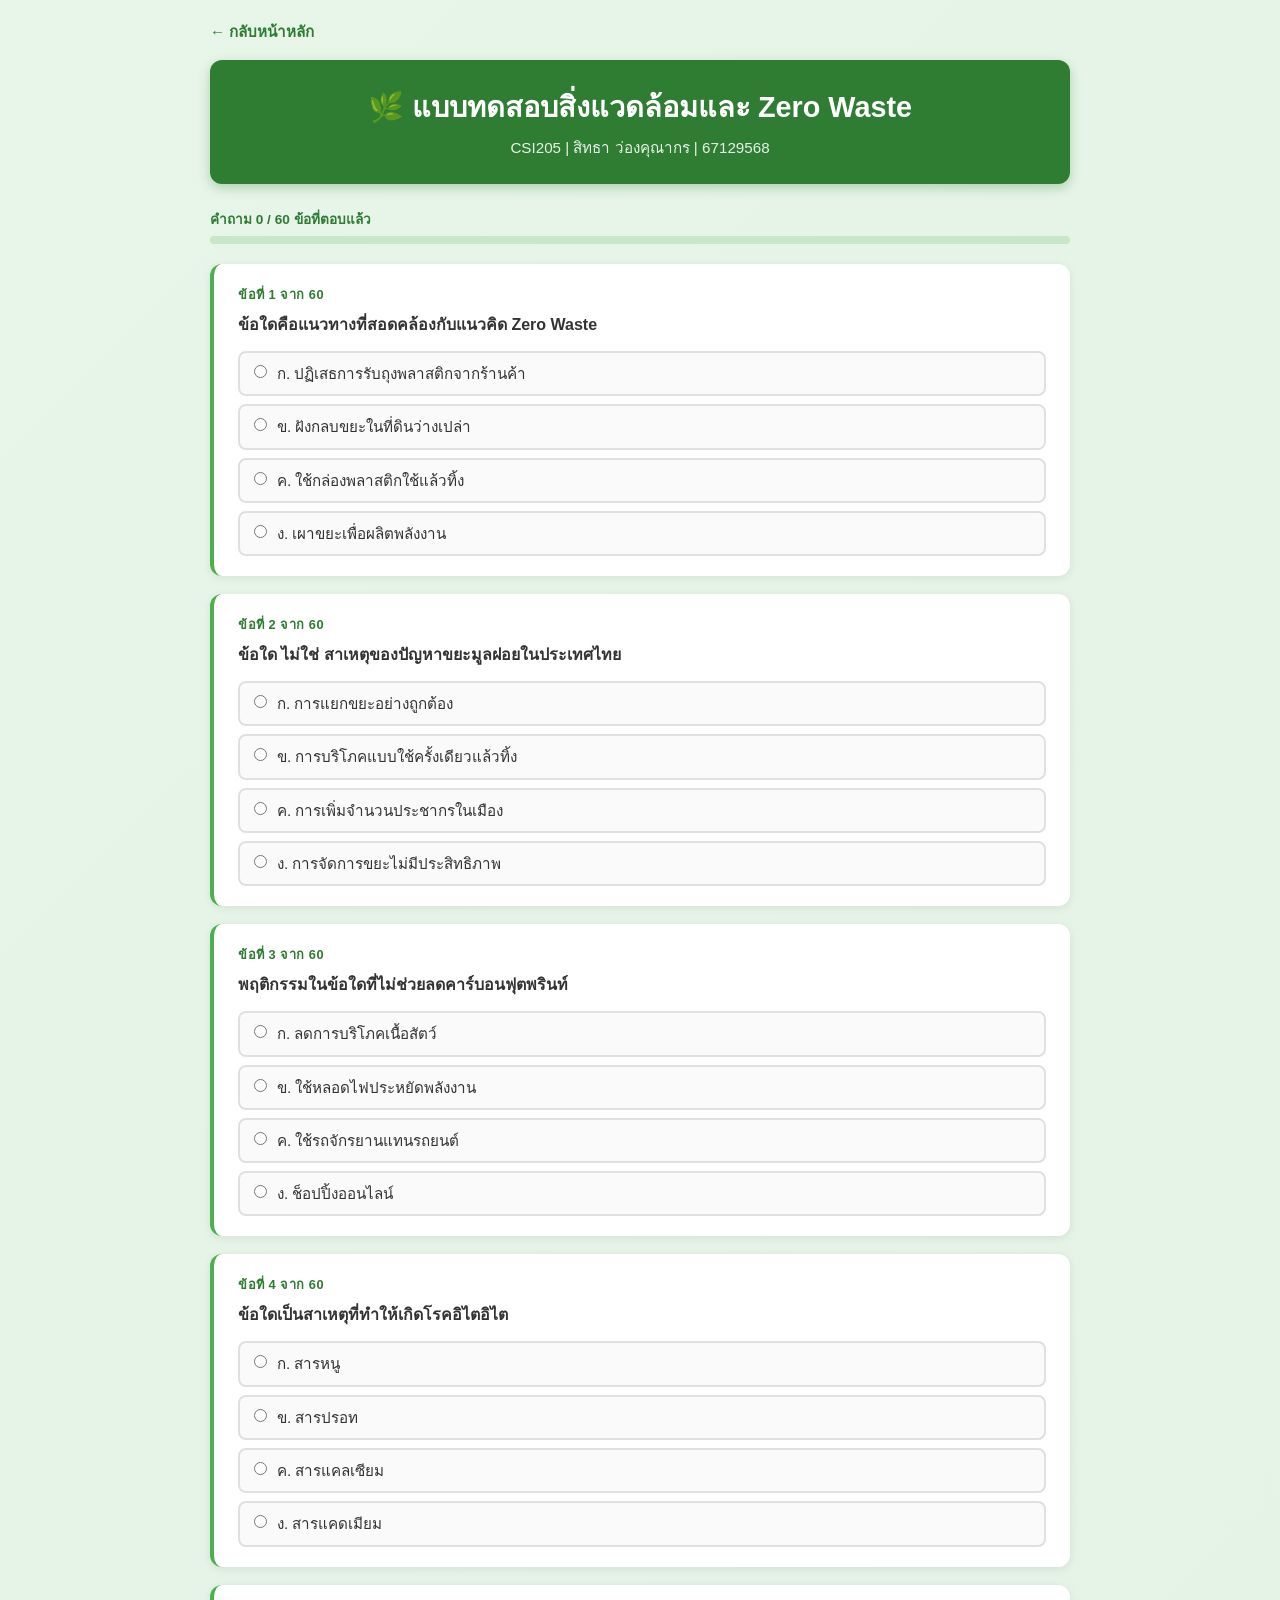
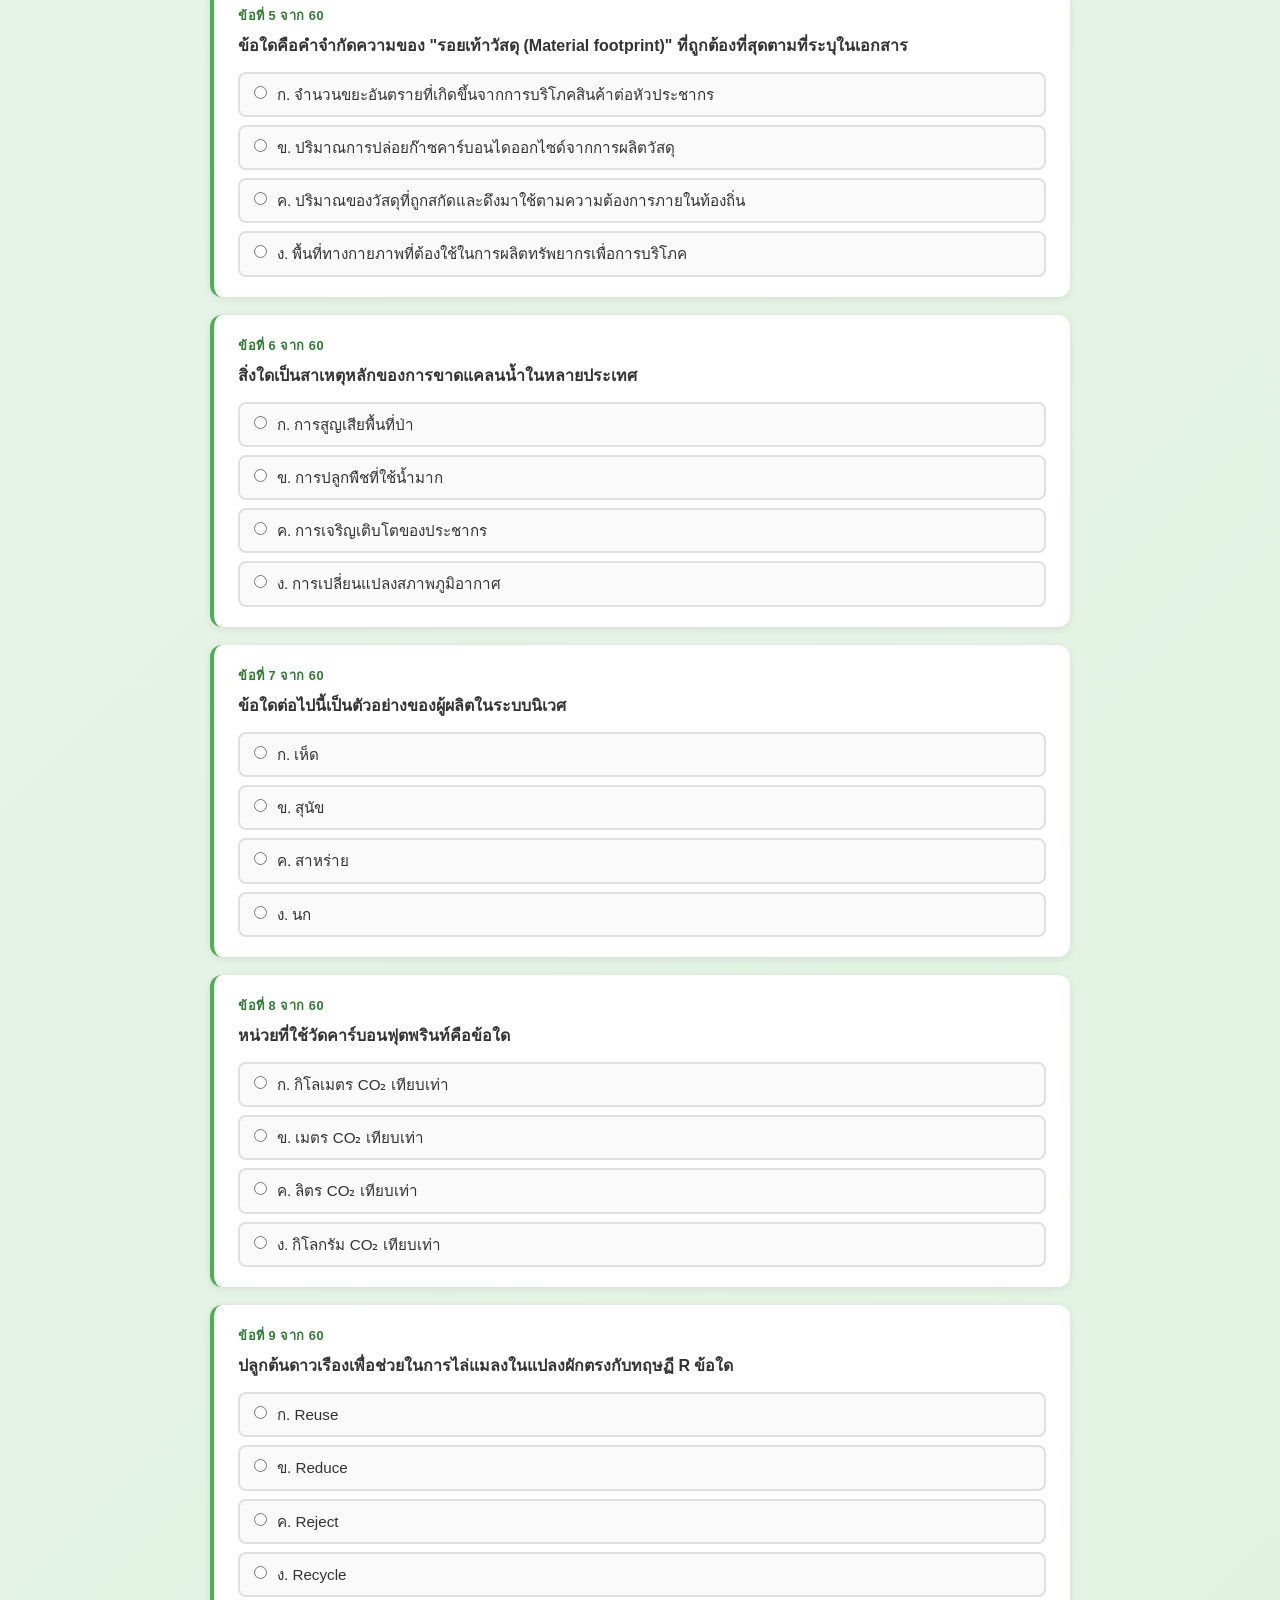
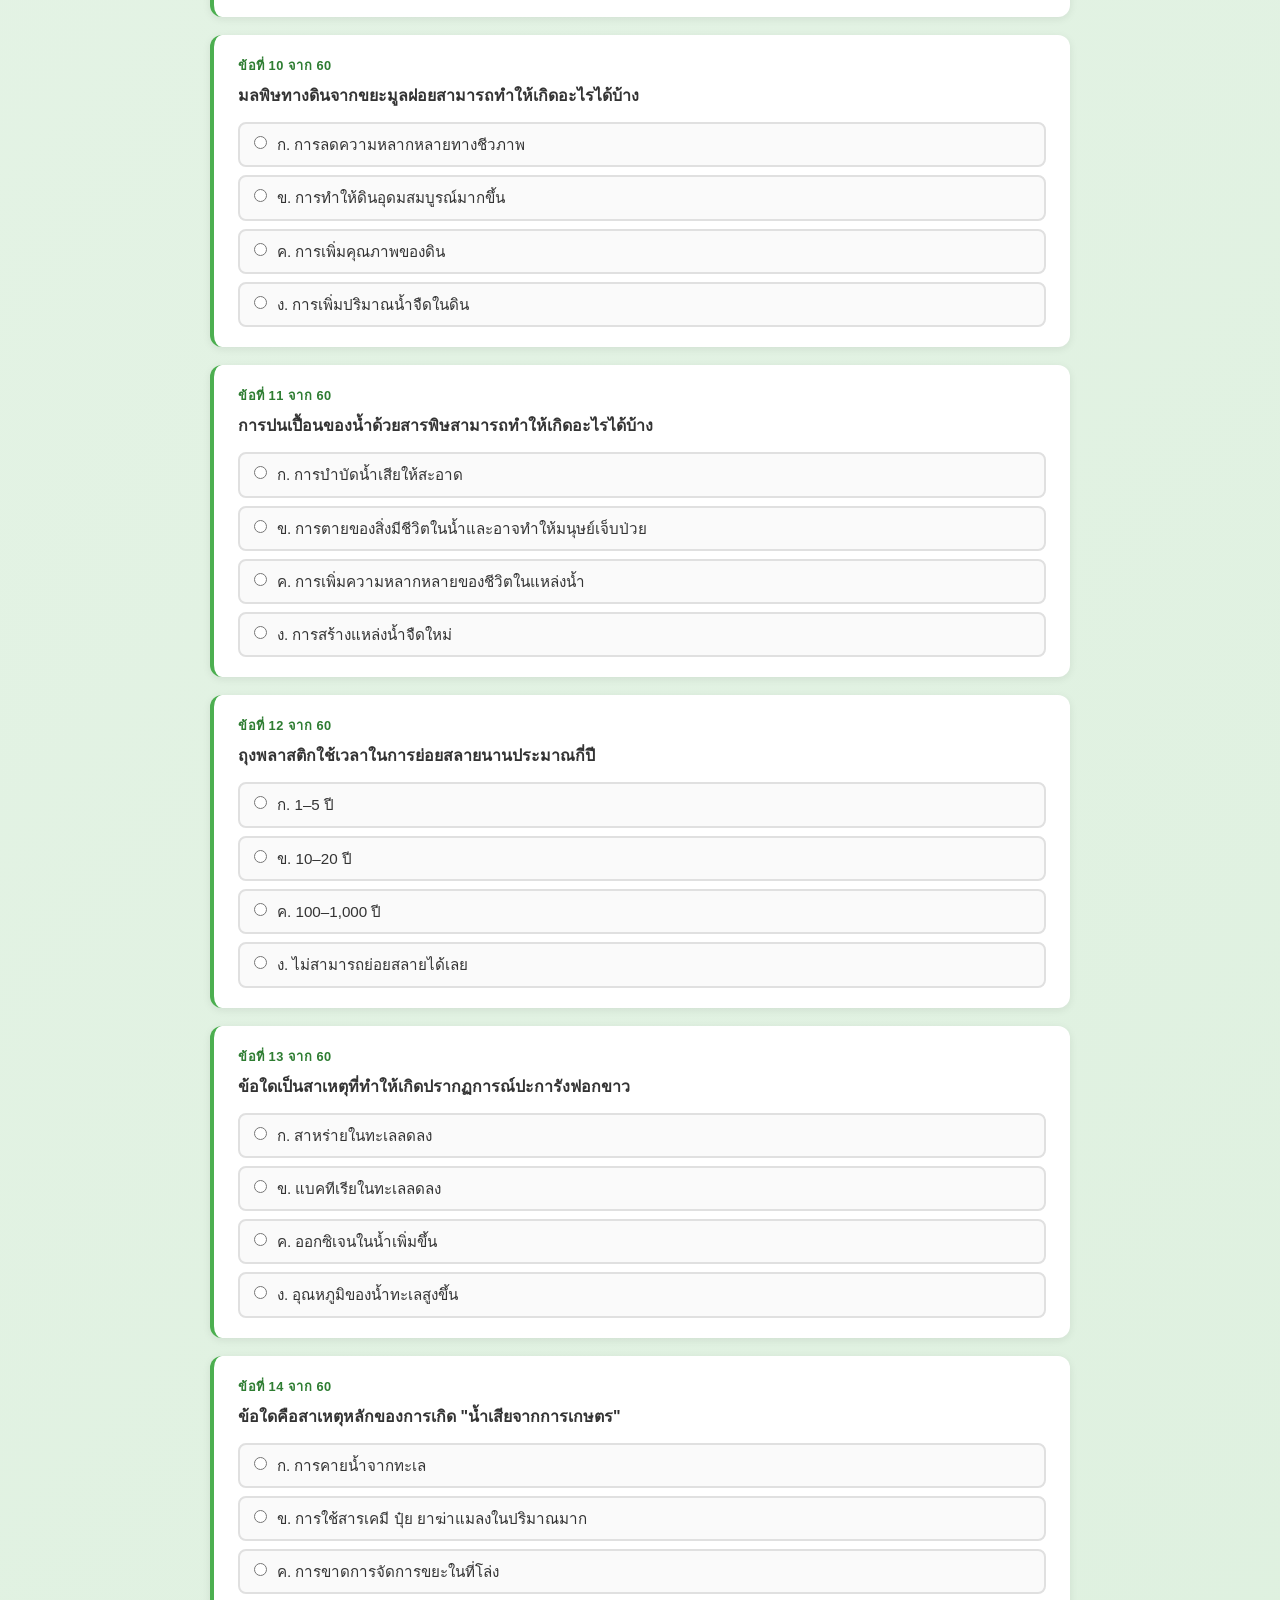
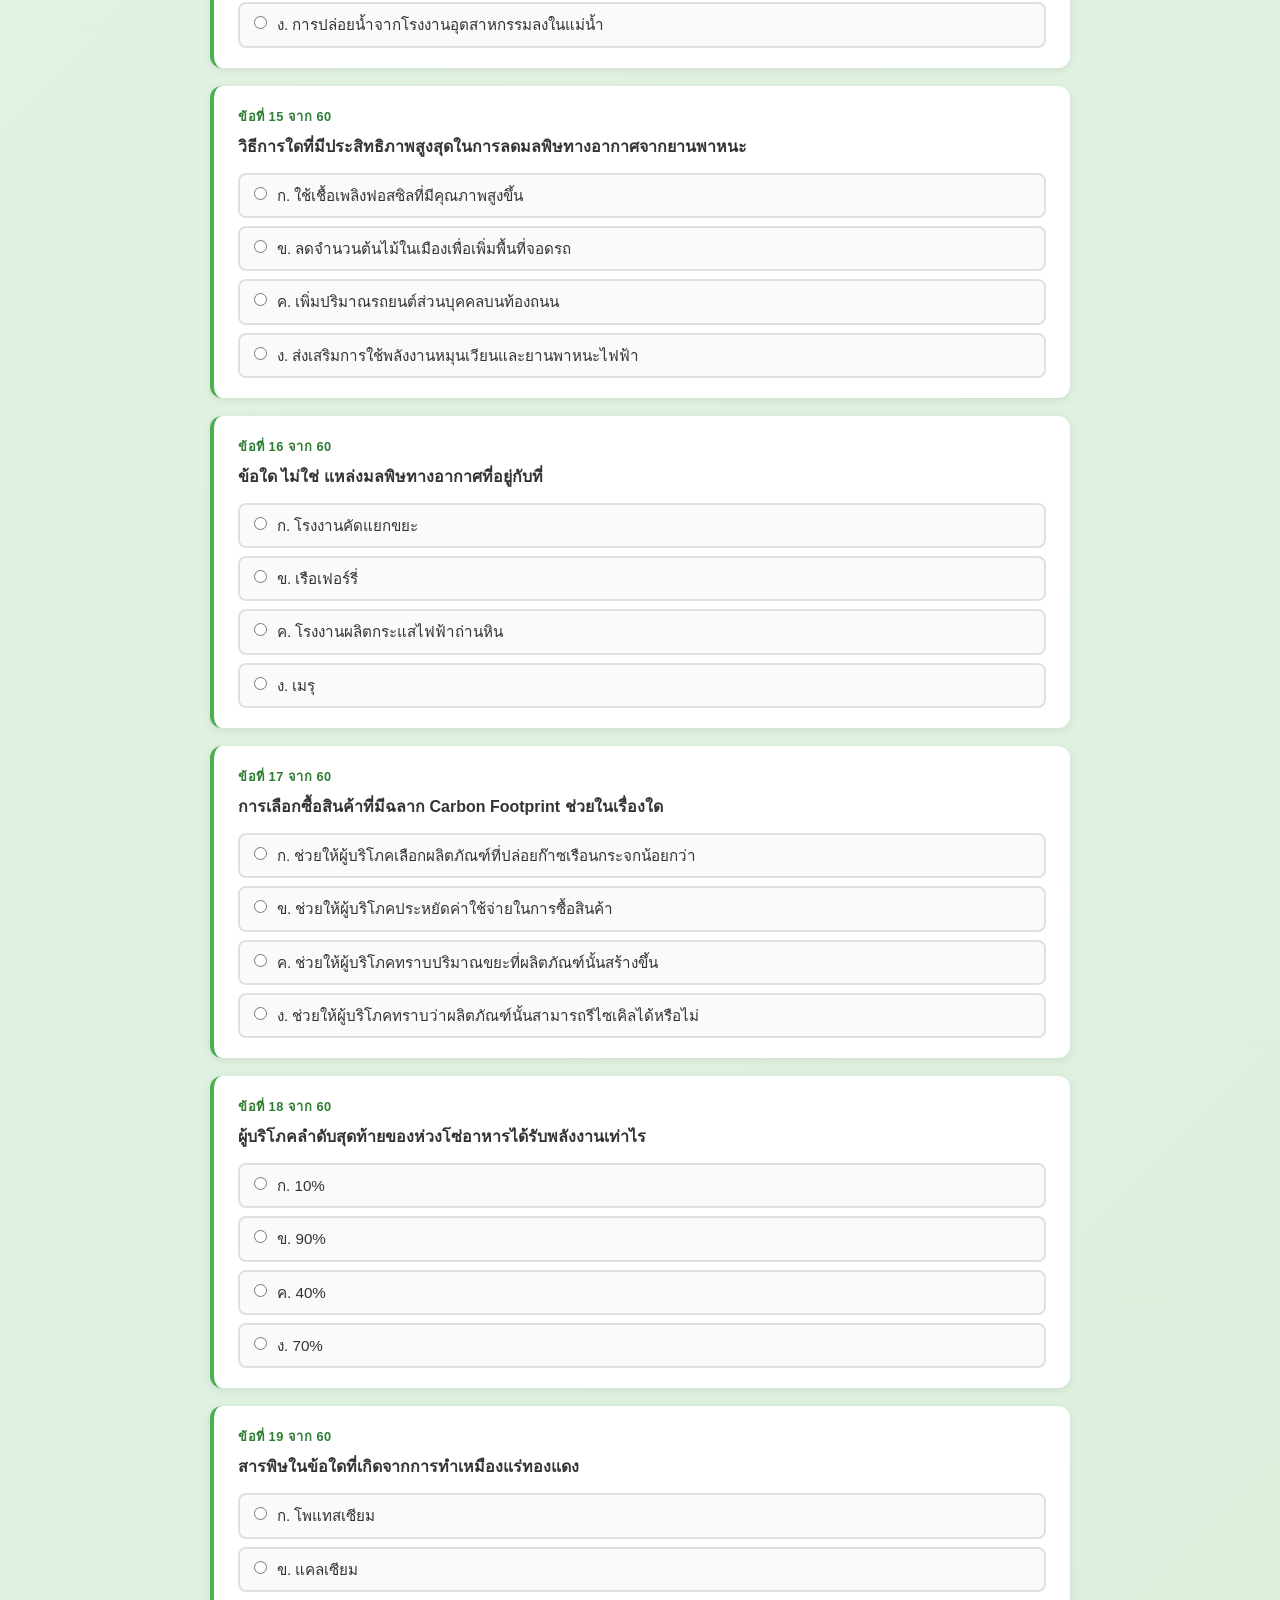
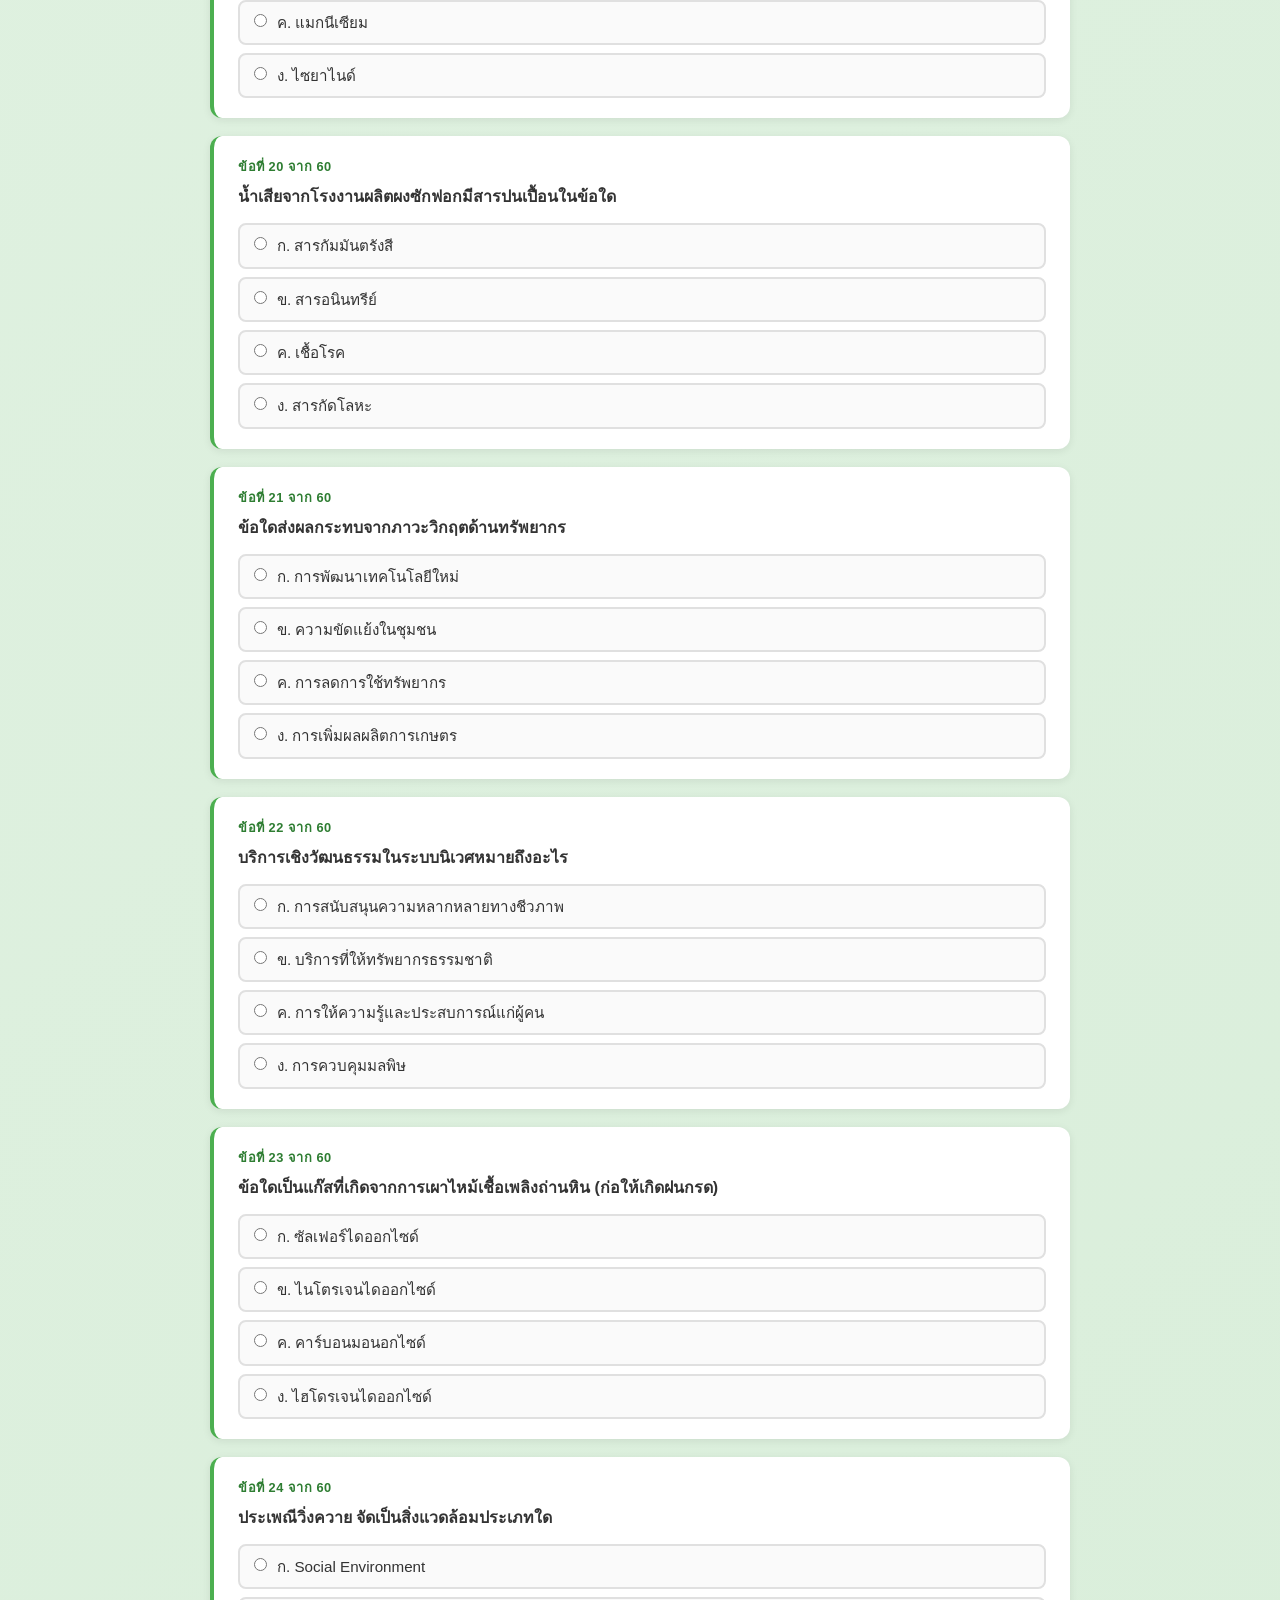
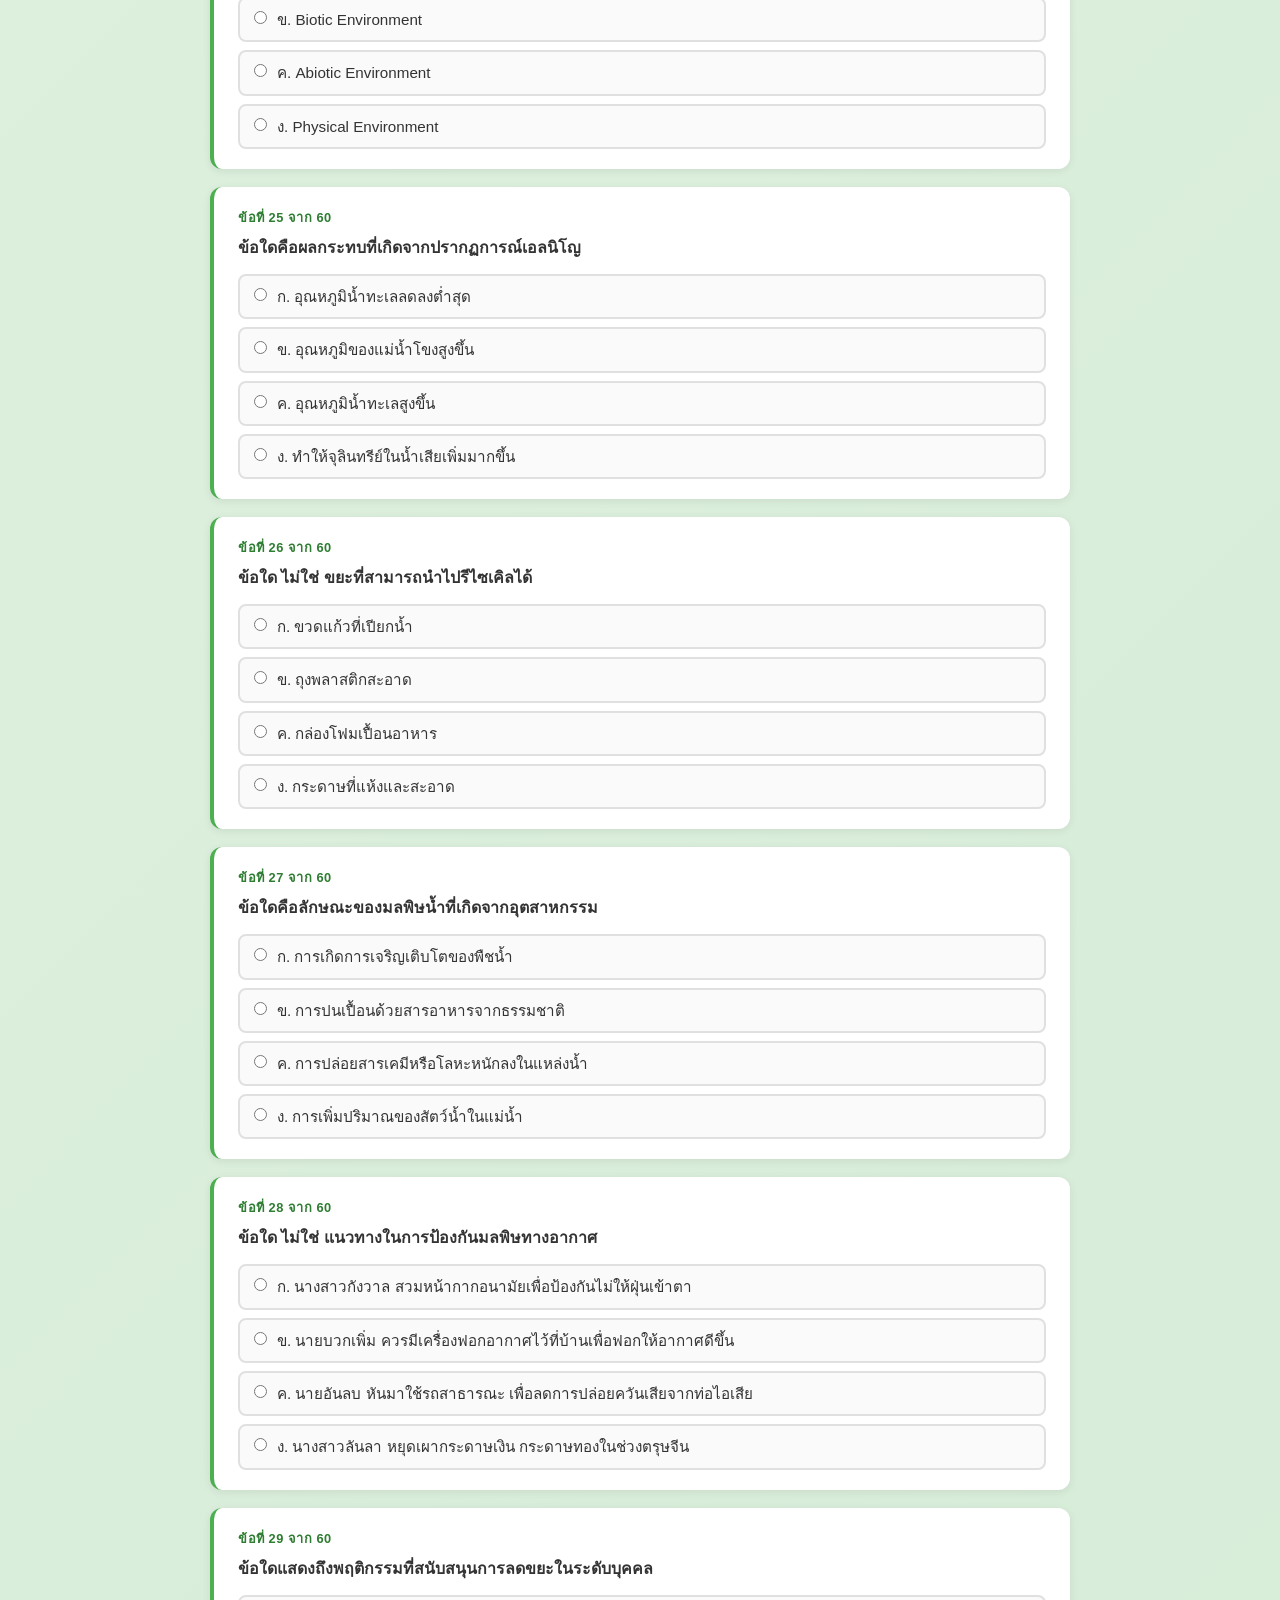
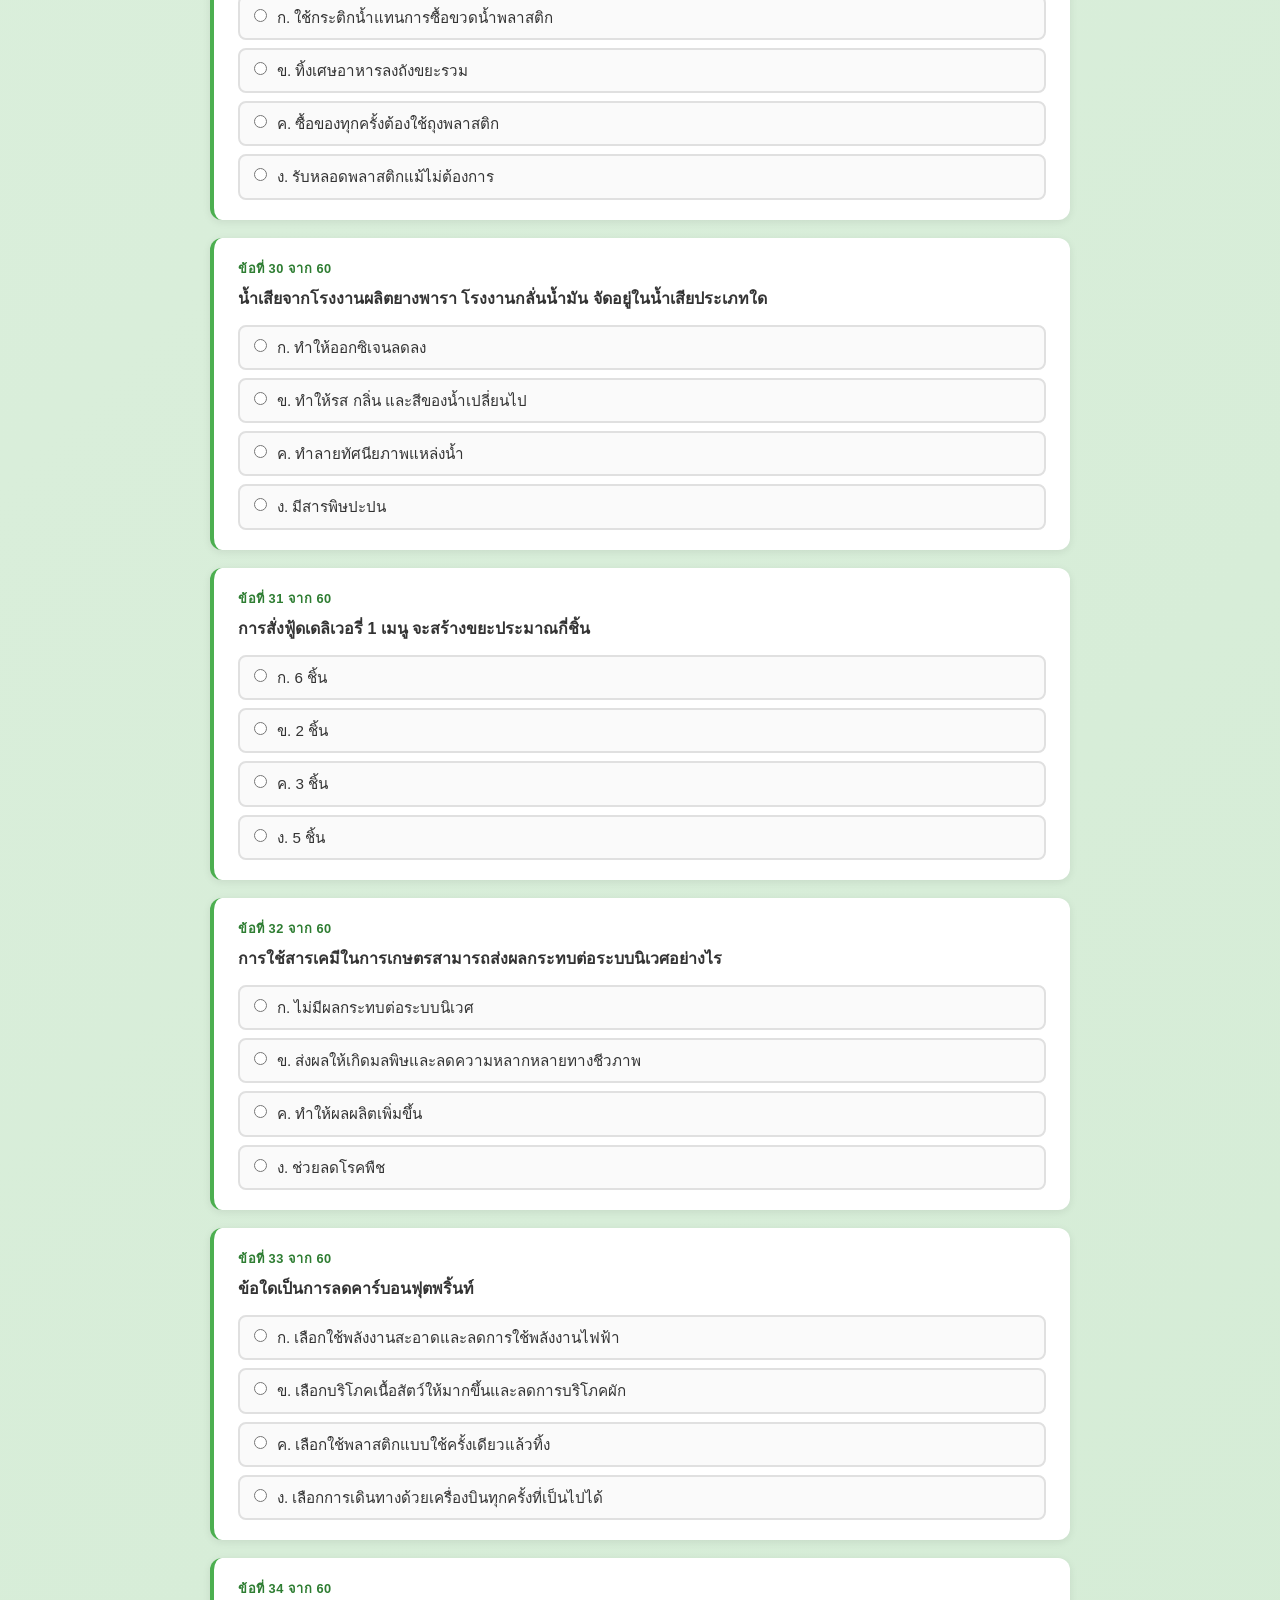
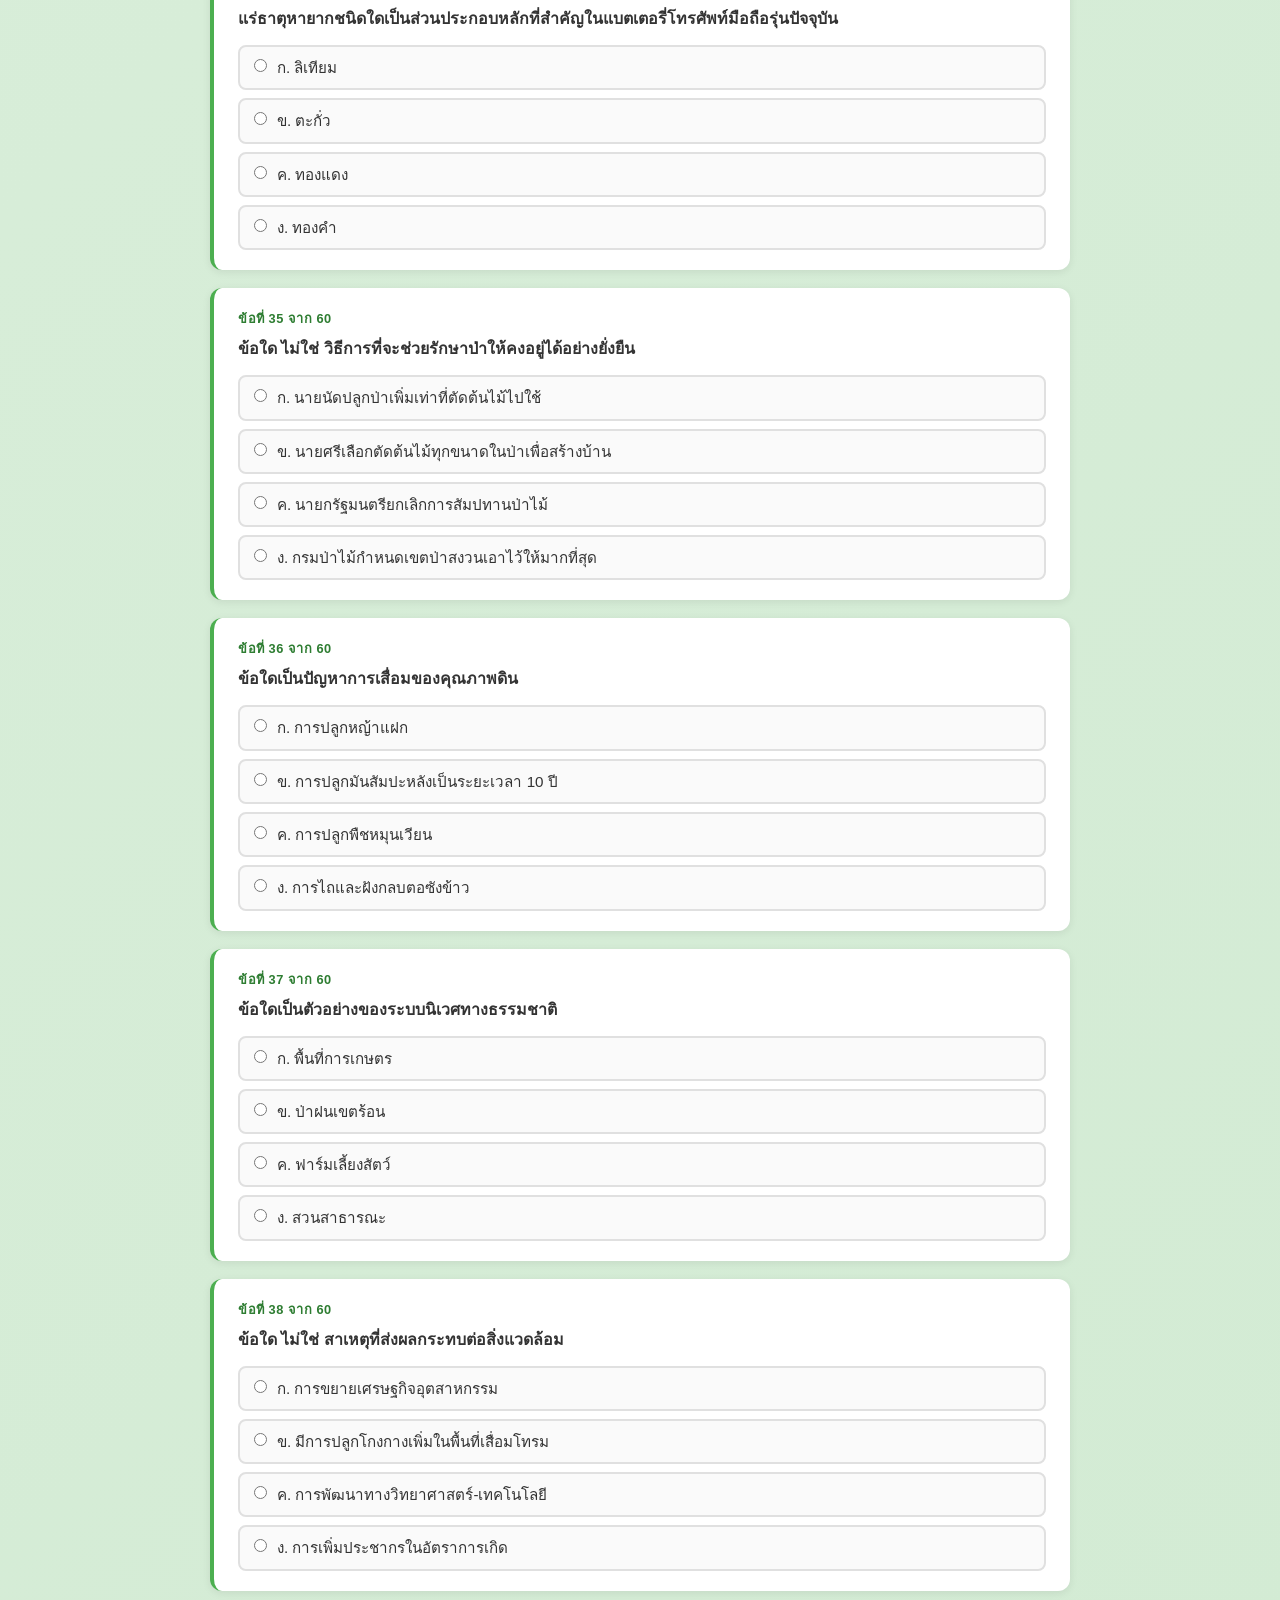
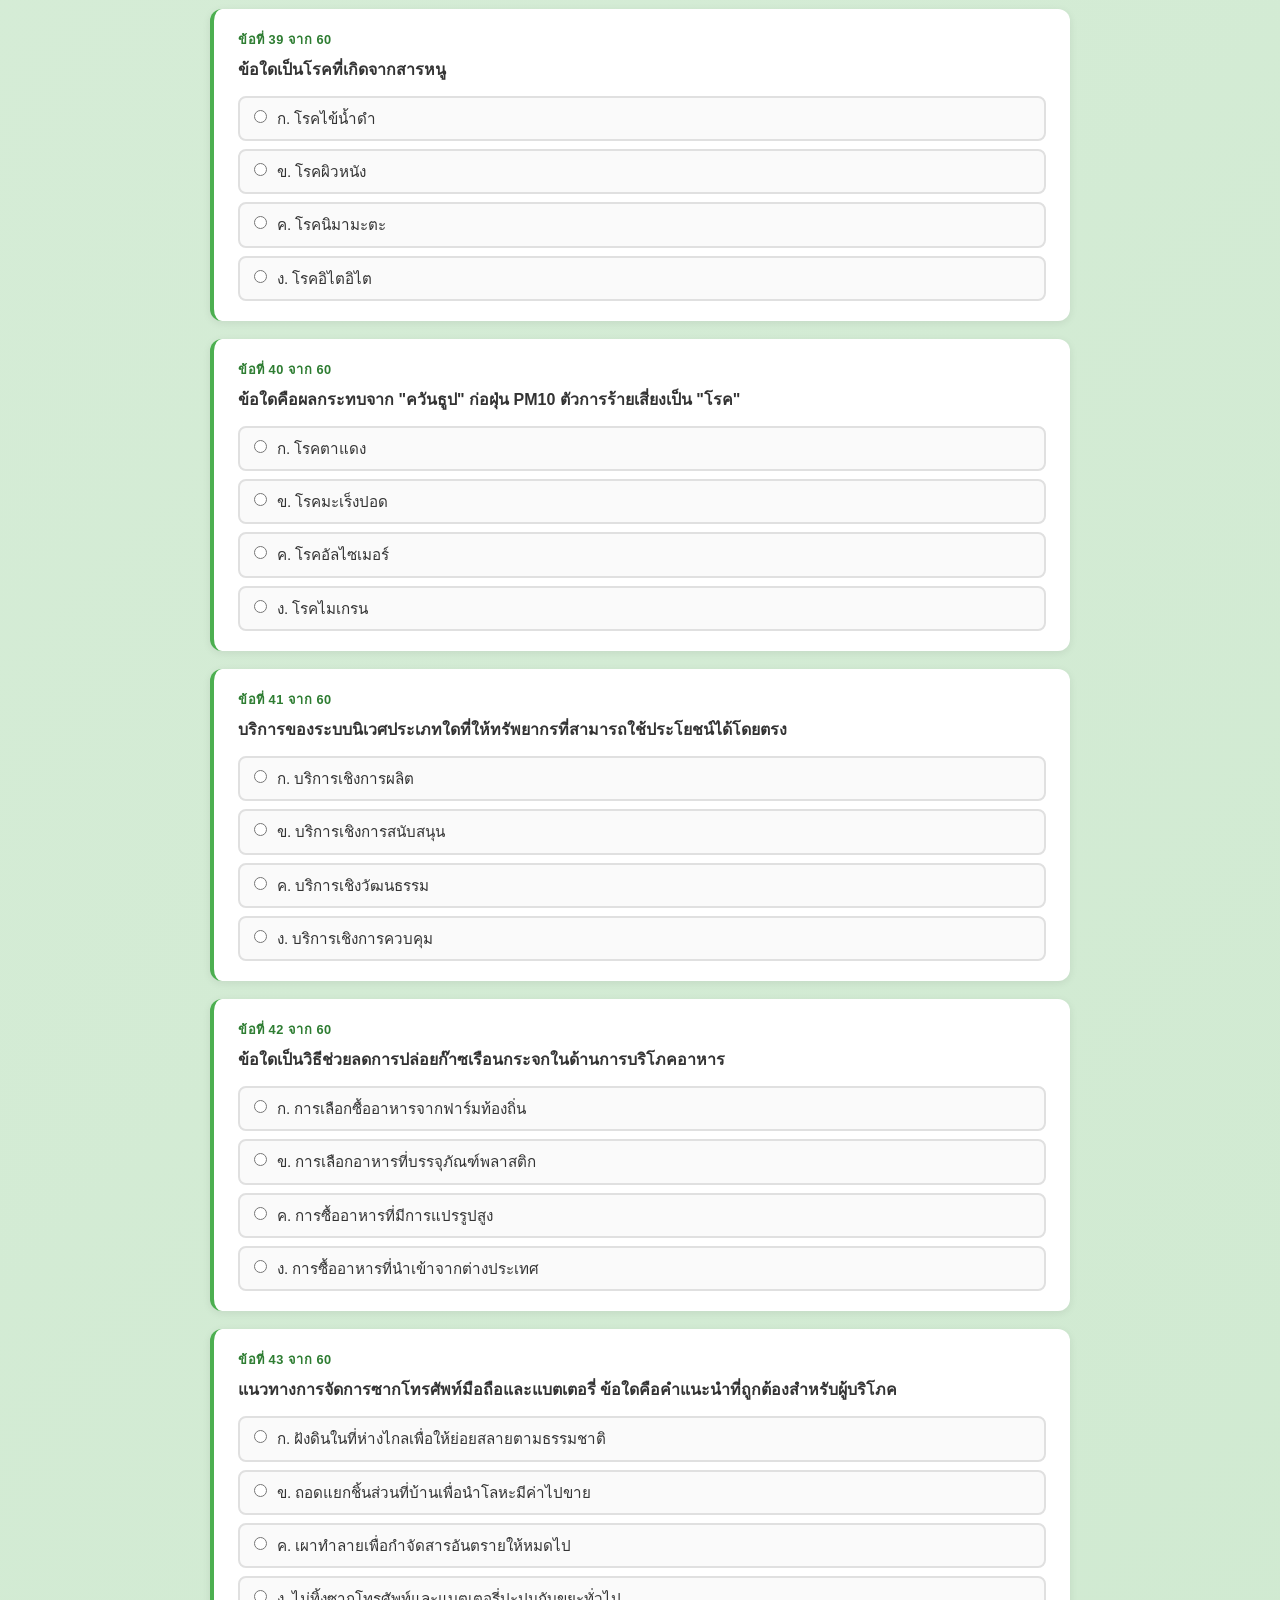
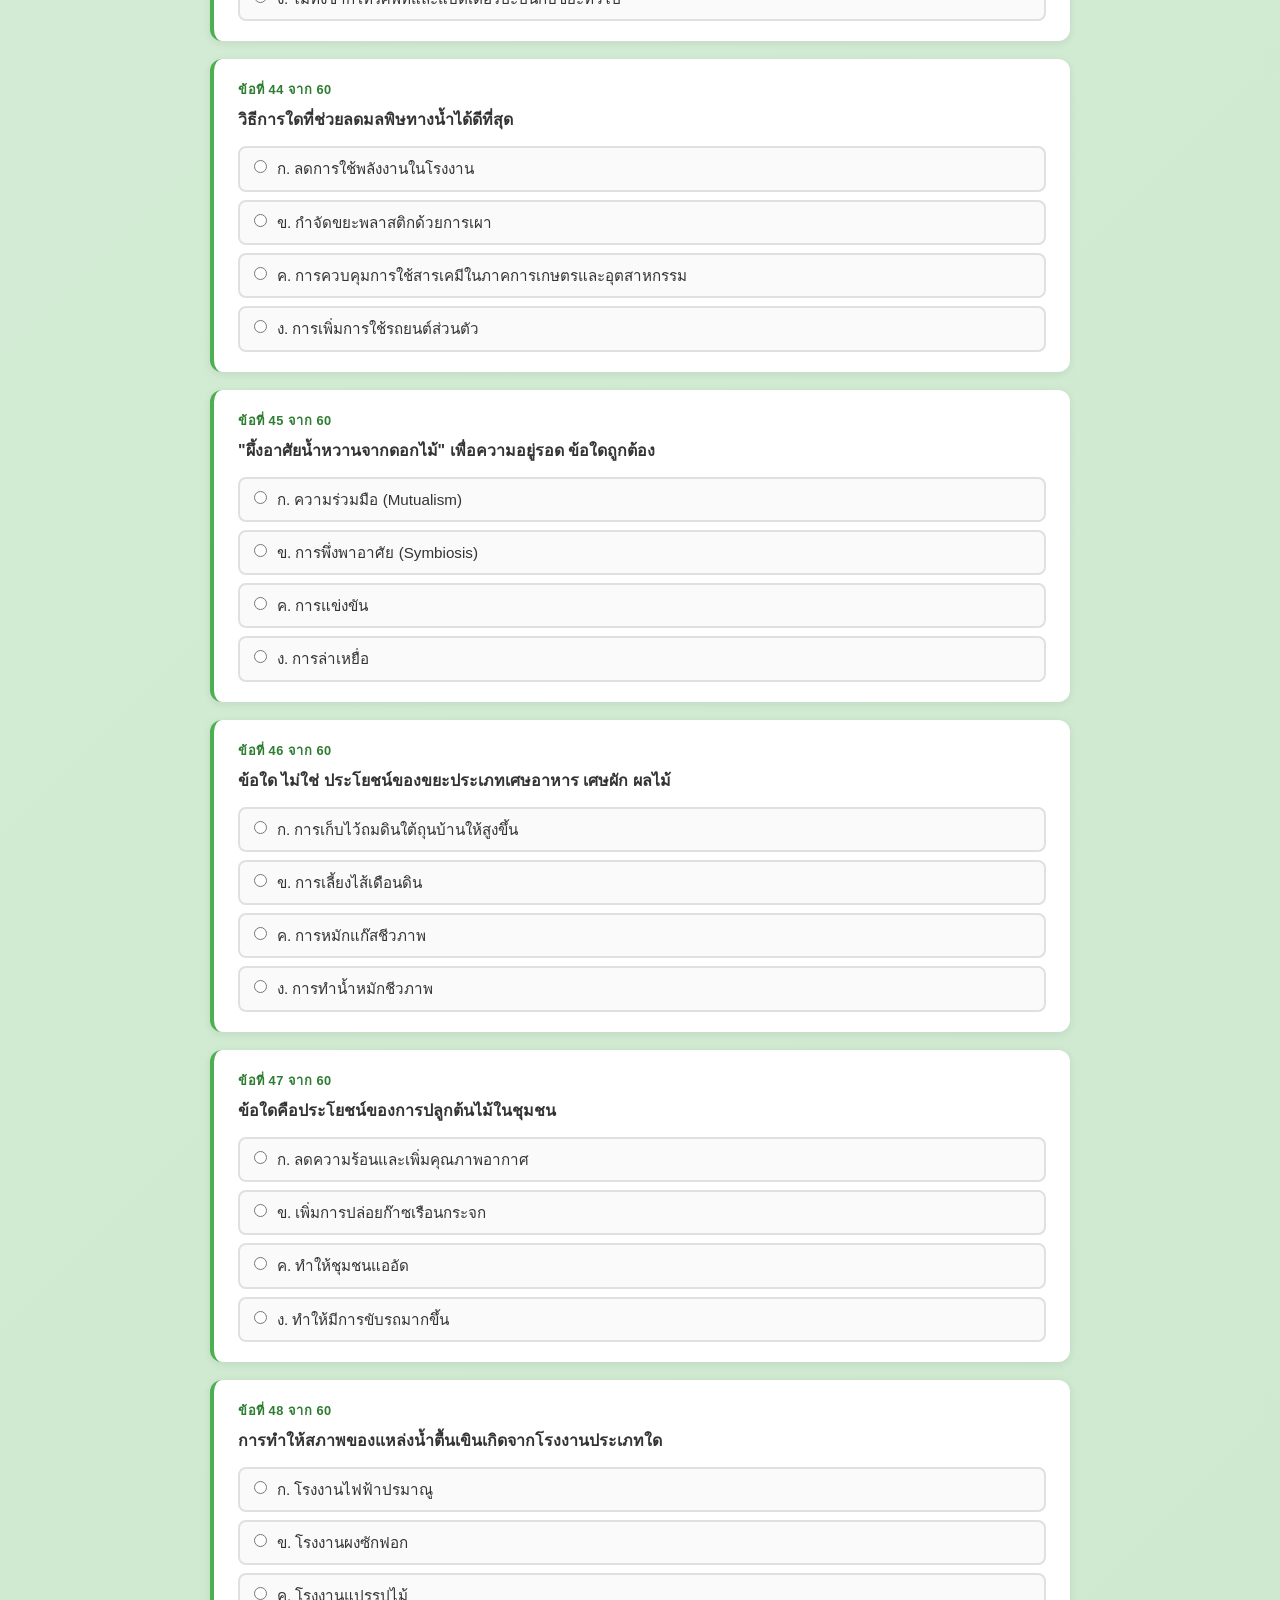
<file: quiz.html>
<!doctype html>
<html lang="th">
  <head>
    <meta charset="UTF-8" />
    <meta name="viewport" content="width=device-width, initial-scale=1.0" />
    <title>แบบทดสอบสิ่งแวดล้อม - CSI205</title>
    <style>
      * { box-sizing: border-box; margin: 0; padding: 0; }
      body {
        font-family: 'Segoe UI', Tahoma, Geneva, Verdana, sans-serif;
        background: linear-gradient(135deg, #e8f5e9 0%, #c8e6c9 100%);
        min-height: 100vh;
        padding: 20px;
        color: #333;
      }
      .container {
        max-width: 860px;
        margin: 0 auto;
      }
      header {
        background: #2e7d32;
        color: white;
        padding: 24px 32px;
        border-radius: 12px;
        margin-bottom: 24px;
        text-align: center;
        box-shadow: 0 4px 12px rgba(46,125,50,0.3);
      }
      header h1 { font-size: 1.8rem; margin-bottom: 6px; }
      header p { font-size: 0.95rem; opacity: 0.9; }
      .back-link {
        display: inline-block;
        margin-bottom: 16px;
        color: #2e7d32;
        text-decoration: none;
        font-weight: 600;
        font-size: 0.95rem;
      }
      .back-link:hover { text-decoration: underline; }
      .question-card {
        background: white;
        border-radius: 12px;
        padding: 20px 24px;
        margin-bottom: 18px;
        box-shadow: 0 2px 8px rgba(0,0,0,0.08);
        border-left: 4px solid #4caf50;
        transition: box-shadow 0.2s;
      }
      .question-card:hover { box-shadow: 0 4px 16px rgba(0,0,0,0.12); }
      .question-number {
        font-size: 0.8rem;
        color: #2e7d32;
        font-weight: 700;
        text-transform: uppercase;
        letter-spacing: 0.5px;
        margin-bottom: 8px;
      }
      .question-text {
        font-size: 1rem;
        font-weight: 600;
        margin-bottom: 14px;
        line-height: 1.5;
      }
      .options { display: flex; flex-direction: column; gap: 8px; }
      .option {
        display: flex;
        align-items: flex-start;
        gap: 10px;
        padding: 10px 14px;
        border-radius: 8px;
        border: 2px solid #e0e0e0;
        cursor: pointer;
        transition: all 0.15s;
        font-size: 0.95rem;
        line-height: 1.4;
        background: #fafafa;
      }
      .option:hover { border-color: #4caf50; background: #f1f8e9; }
      .option input[type="radio"] { margin-top: 2px; flex-shrink: 0; accent-color: #2e7d32; }
      .option label { cursor: pointer; flex: 1; }
      .option.correct { border-color: #4caf50; background: #e8f5e9; }
      .option.incorrect { border-color: #ef5350; background: #ffebee; }
      .option.reveal-correct { border-color: #4caf50; background: #e8f5e9; }
      .option.correct::after { content: ' ✓'; color: #2e7d32; font-weight: 700; }
      .option.incorrect::after { content: ' ✗'; color: #c62828; font-weight: 700; }
      .btn-submit {
        display: block;
        width: 100%;
        padding: 16px;
        background: #2e7d32;
        color: white;
        border: none;
        border-radius: 12px;
        font-size: 1.1rem;
        font-weight: 700;
        cursor: pointer;
        margin: 24px 0;
        transition: background 0.2s, transform 0.1s;
        box-shadow: 0 4px 12px rgba(46,125,50,0.3);
      }
      .btn-submit:hover { background: #1b5e20; transform: translateY(-1px); }
      .btn-submit:active { transform: translateY(0); }
      .btn-submit:disabled { background: #9e9e9e; cursor: not-allowed; transform: none; box-shadow: none; }
      .score-card {
        display: none;
        background: white;
        border-radius: 12px;
        padding: 32px;
        text-align: center;
        margin-bottom: 24px;
        box-shadow: 0 4px 16px rgba(0,0,0,0.12);
        border-top: 6px solid #4caf50;
      }
      .score-card.show { display: block; }
      .score-number { font-size: 3.5rem; font-weight: 800; color: #2e7d32; }
      .score-label { font-size: 1.1rem; color: #555; margin-bottom: 12px; }
      .score-msg { font-size: 1rem; color: #333; line-height: 1.6; }
      .score-bar-container { background: #e0e0e0; border-radius: 999px; height: 12px; margin: 16px 0; overflow: hidden; }
      .score-bar { height: 100%; border-radius: 999px; background: linear-gradient(90deg, #4caf50, #2e7d32); transition: width 0.8s ease; }
      .btn-retry {
        display: inline-block;
        margin-top: 16px;
        padding: 10px 28px;
        background: #f1f8e9;
        color: #2e7d32;
        border: 2px solid #4caf50;
        border-radius: 8px;
        font-size: 1rem;
        font-weight: 600;
        cursor: pointer;
        transition: background 0.15s;
      }
      .btn-retry:hover { background: #dcedc8; }
      .progress-bar-container {
        background: #c8e6c9;
        border-radius: 999px;
        height: 8px;
        margin-bottom: 20px;
        overflow: hidden;
      }
      .progress-bar-fill {
        height: 100%;
        background: #2e7d32;
        border-radius: 999px;
        transition: width 0.3s;
      }
      .progress-label { font-size: 0.85rem; color: #2e7d32; margin-bottom: 6px; font-weight: 600; }
      footer {
        text-align: center;
        color: #555;
        font-size: 0.85rem;
        margin-top: 24px;
        padding-bottom: 20px;
      }
      @media (max-width: 600px) {
        header h1 { font-size: 1.4rem; }
        .question-card { padding: 16px; }
        .score-number { font-size: 2.8rem; }
      }
    </style>
  </head>
  <body>
    <div class="container">
      <a class="back-link" href="/CSI205/">← กลับหน้าหลัก</a>
      <header>
        <h1>🌿 แบบทดสอบสิ่งแวดล้อมและ Zero Waste</h1>
        <p>CSI205 | สิทธา ว่องคุณากร | 67129568</p>
      </header>

      <div id="scoreCard" class="score-card">
        <div class="score-number" id="scoreNum">0/60</div>
        <div class="score-label">คะแนนของคุณ</div>
        <div class="score-bar-container">
          <div class="score-bar" id="scoreBar" style="width:0%"></div>
        </div>
        <div class="score-msg" id="scoreMsg"></div>
        <button class="btn-retry" onclick="retryQuiz()">ทำแบบทดสอบอีกครั้ง</button>
      </div>

      <div class="progress-label" id="progressLabel">คำถาม 0 / 60 ข้อที่ตอบแล้ว</div>
      <div class="progress-bar-container">
        <div class="progress-bar-fill" id="progressBar" style="width:0%"></div>
      </div>

      <form id="quizForm" novalidate></form>

      <button class="btn-submit" id="submitBtn" onclick="submitQuiz()">ส่งคำตอบและดูผลคะแนน</button>

      <footer>
        <p>แบบทดสอบความรู้ด้านสิ่งแวดล้อมและการจัดการทรัพยากร</p>
      </footer>
    </div>

    <script>
      const questions = [
        {
          q: "ข้อใดคือแนวทางที่สอดคล้องกับแนวคิด Zero Waste",
          opts: [
            "ปฏิเสธการรับถุงพลาสติกจากร้านค้า",
            "ฝังกลบขยะในที่ดินว่างเปล่า",
            "ใช้กล่องพลาสติกใช้แล้วทิ้ง",
            "เผาขยะเพื่อผลิตพลังงาน"
          ],
          ans: 0
        },
        {
          q: "ข้อใด ไม่ใช่ สาเหตุของปัญหาขยะมูลฝอยในประเทศไทย",
          opts: [
            "การแยกขยะอย่างถูกต้อง",
            "การบริโภคแบบใช้ครั้งเดียวแล้วทิ้ง",
            "การเพิ่มจำนวนประชากรในเมือง",
            "การจัดการขยะไม่มีประสิทธิภาพ"
          ],
          ans: 0
        },
        {
          q: "พฤติกรรมในข้อใดที่ไม่ช่วยลดคาร์บอนฟุตพรินท์",
          opts: [
            "ลดการบริโภคเนื้อสัตว์",
            "ใช้หลอดไฟประหยัดพลังงาน",
            "ใช้รถจักรยานแทนรถยนต์",
            "ช็อปปิ้งออนไลน์"
          ],
          ans: 3
        },
        {
          q: "ข้อใดเป็นสาเหตุที่ทำให้เกิดโรคอิไตอิไต",
          opts: [
            "สารหนู",
            "สารปรอท",
            "สารแคลเซียม",
            "สารแคดเมียม"
          ],
          ans: 3
        },
        {
          q: "ข้อใดคือคำจำกัดความของ \"รอยเท้าวัสดุ (Material footprint)\" ที่ถูกต้องที่สุดตามที่ระบุในเอกสาร",
          opts: [
            "จำนวนขยะอันตรายที่เกิดขึ้นจากการบริโภคสินค้าต่อหัวประชากร",
            "ปริมาณการปล่อยก๊าซคาร์บอนไดออกไซด์จากการผลิตวัสดุ",
            "ปริมาณของวัสดุที่ถูกสกัดและดึงมาใช้ตามความต้องการภายในท้องถิ่น",
            "พื้นที่ทางกายภาพที่ต้องใช้ในการผลิตทรัพยากรเพื่อการบริโภค"
          ],
          ans: 2
        },
        {
          q: "สิ่งใดเป็นสาเหตุหลักของการขาดแคลนน้ำในหลายประเทศ",
          opts: [
            "การสูญเสียพื้นที่ป่า",
            "การปลูกพืชที่ใช้น้ำมาก",
            "การเจริญเติบโตของประชากร",
            "การเปลี่ยนแปลงสภาพภูมิอากาศ"
          ],
          ans: 3
        },
        {
          q: "ข้อใดต่อไปนี้เป็นตัวอย่างของผู้ผลิตในระบบนิเวศ",
          opts: [
            "เห็ด",
            "สุนัข",
            "สาหร่าย",
            "นก"
          ],
          ans: 2
        },
        {
          q: "หน่วยที่ใช้วัดคาร์บอนฟุตพรินท์คือข้อใด",
          opts: [
            "กิโลเมตร CO₂ เทียบเท่า",
            "เมตร CO₂ เทียบเท่า",
            "ลิตร CO₂ เทียบเท่า",
            "กิโลกรัม CO₂ เทียบเท่า"
          ],
          ans: 3
        },
        {
          q: "ปลูกต้นดาวเรืองเพื่อช่วยในการไล่แมลงในแปลงผักตรงกับทฤษฏี R ข้อใด",
          opts: [
            "Reuse",
            "Reduce",
            "Reject",
            "Recycle"
          ],
          ans: 2
        },
        {
          q: "มลพิษทางดินจากขยะมูลฝอยสามารถทำให้เกิดอะไรได้บ้าง",
          opts: [
            "การลดความหลากหลายทางชีวภาพ",
            "การทำให้ดินอุดมสมบูรณ์มากขึ้น",
            "การเพิ่มคุณภาพของดิน",
            "การเพิ่มปริมาณน้ำจืดในดิน"
          ],
          ans: 0
        },
        {
          q: "การปนเปื้อนของน้ำด้วยสารพิษสามารถทำให้เกิดอะไรได้บ้าง",
          opts: [
            "การบำบัดน้ำเสียให้สะอาด",
            "การตายของสิ่งมีชีวิตในน้ำและอาจทำให้มนุษย์เจ็บป่วย",
            "การเพิ่มความหลากหลายของชีวิตในแหล่งน้ำ",
            "การสร้างแหล่งน้ำจืดใหม่"
          ],
          ans: 1
        },
        {
          q: "ถุงพลาสติกใช้เวลาในการย่อยสลายนานประมาณกี่ปี",
          opts: [
            "1–5 ปี",
            "10–20 ปี",
            "100–1,000 ปี",
            "ไม่สามารถย่อยสลายได้เลย"
          ],
          ans: 2
        },
        {
          q: "ข้อใดเป็นสาเหตุที่ทำให้เกิดปรากฏการณ์ปะการังฟอกขาว",
          opts: [
            "สาหร่ายในทะเลลดลง",
            "แบคทีเรียในทะเลลดลง",
            "ออกซิเจนในน้ำเพิ่มขึ้น",
            "อุณหภูมิของน้ำทะเลสูงขึ้น"
          ],
          ans: 3
        },
        {
          q: "ข้อใดคือสาเหตุหลักของการเกิด \"น้ำเสียจากการเกษตร\"",
          opts: [
            "การคายน้ำจากทะเล",
            "การใช้สารเคมี ปุ๋ย ยาฆ่าแมลงในปริมาณมาก",
            "การขาดการจัดการขยะในที่โล่ง",
            "การปล่อยน้ำจากโรงงานอุตสาหกรรมลงในแม่น้ำ"
          ],
          ans: 1
        },
        {
          q: "วิธีการใดที่มีประสิทธิภาพสูงสุดในการลดมลพิษทางอากาศจากยานพาหนะ",
          opts: [
            "ใช้เชื้อเพลิงฟอสซิลที่มีคุณภาพสูงขึ้น",
            "ลดจำนวนต้นไม้ในเมืองเพื่อเพิ่มพื้นที่จอดรถ",
            "เพิ่มปริมาณรถยนต์ส่วนบุคคลบนท้องถนน",
            "ส่งเสริมการใช้พลังงานหมุนเวียนและยานพาหนะไฟฟ้า"
          ],
          ans: 3
        },
        {
          q: "ข้อใด ไม่ใช่ แหล่งมลพิษทางอากาศที่อยู่กับที่",
          opts: [
            "โรงงานคัดแยกขยะ",
            "เรือเฟอร์รี่",
            "โรงงานผลิตกระแสไฟฟ้าถ่านหิน",
            "เมรุ"
          ],
          ans: 1
        },
        {
          q: "การเลือกซื้อสินค้าที่มีฉลาก Carbon Footprint ช่วยในเรื่องใด",
          opts: [
            "ช่วยให้ผู้บริโภคเลือกผลิตภัณฑ์ที่ปล่อยก๊าซเรือนกระจกน้อยกว่า",
            "ช่วยให้ผู้บริโภคประหยัดค่าใช้จ่ายในการซื้อสินค้า",
            "ช่วยให้ผู้บริโภคทราบปริมาณขยะที่ผลิตภัณฑ์นั้นสร้างขึ้น",
            "ช่วยให้ผู้บริโภคทราบว่าผลิตภัณฑ์นั้นสามารถรีไซเคิลได้หรือไม่"
          ],
          ans: 0
        },
        {
          q: "ผู้บริโภคลำดับสุดท้ายของห่วงโซ่อาหารได้รับพลังงานเท่าไร",
          opts: [
            "10%",
            "90%",
            "40%",
            "70%"
          ],
          ans: 0
        },
        {
          q: "สารพิษในข้อใดที่เกิดจากการทำเหมืองแร่ทองแดง",
          opts: [
            "โพแทสเซียม",
            "แคลเซียม",
            "แมกนีเซียม",
            "ไซยาไนด์"
          ],
          ans: 3
        },
        {
          q: "น้ำเสียจากโรงงานผลิตผงซักฟอกมีสารปนเปื้อนในข้อใด",
          opts: [
            "สารกัมมันตรังสี",
            "สารอนินทรีย์",
            "เชื้อโรค",
            "สารกัดโลหะ"
          ],
          ans: 1
        },
        {
          q: "ข้อใดส่งผลกระทบจากภาวะวิกฤตด้านทรัพยากร",
          opts: [
            "การพัฒนาเทคโนโลยีใหม่",
            "ความขัดแย้งในชุมชน",
            "การลดการใช้ทรัพยากร",
            "การเพิ่มผลผลิตการเกษตร"
          ],
          ans: 1
        },
        {
          q: "บริการเชิงวัฒนธรรมในระบบนิเวศหมายถึงอะไร",
          opts: [
            "การสนับสนุนความหลากหลายทางชีวภาพ",
            "บริการที่ให้ทรัพยากรธรรมชาติ",
            "การให้ความรู้และประสบการณ์แก่ผู้คน",
            "การควบคุมมลพิษ"
          ],
          ans: 2
        },
        {
          q: "ข้อใดเป็นแก๊สที่เกิดจากการเผาไหม้เชื้อเพลิงถ่านหิน (ก่อให้เกิดฝนกรด)",
          opts: [
            "ซัลเฟอร์ไดออกไซด์",
            "ไนโตรเจนไดออกไซด์",
            "คาร์บอนมอนอกไซด์",
            "ไฮโดรเจนไดออกไซด์"
          ],
          ans: 0
        },
        {
          q: "ประเพณีวิ่งควาย จัดเป็นสิ่งแวดล้อมประเภทใด",
          opts: [
            "Social Environment",
            "Biotic Environment",
            "Abiotic Environment",
            "Physical Environment"
          ],
          ans: 0
        },
        {
          q: "ข้อใดคือผลกระทบที่เกิดจากปรากฏการณ์เอลนิโญ",
          opts: [
            "อุณหภูมิน้ำทะเลลดลงต่ำสุด",
            "อุณหภูมิของแม่น้ำโขงสูงขึ้น",
            "อุณหภูมิน้ำทะเลสูงขึ้น",
            "ทำให้จุลินทรีย์ในน้ำเสียเพิ่มมากขึ้น"
          ],
          ans: 2
        },
        {
          q: "ข้อใด ไม่ใช่ ขยะที่สามารถนำไปรีไซเคิลได้",
          opts: [
            "ขวดแก้วที่เปียกน้ำ",
            "ถุงพลาสติกสะอาด",
            "กล่องโฟมเปื้อนอาหาร",
            "กระดาษที่แห้งและสะอาด"
          ],
          ans: 2
        },
        {
          q: "ข้อใดคือลักษณะของมลพิษน้ำที่เกิดจากอุตสาหกรรม",
          opts: [
            "การเกิดการเจริญเติบโตของพืชน้ำ",
            "การปนเปื้อนด้วยสารอาหารจากธรรมชาติ",
            "การปล่อยสารเคมีหรือโลหะหนักลงในแหล่งน้ำ",
            "การเพิ่มปริมาณของสัตว์น้ำในแม่น้ำ"
          ],
          ans: 2
        },
        {
          q: "ข้อใด ไม่ใช่ แนวทางในการป้องกันมลพิษทางอากาศ",
          opts: [
            "นางสาวกังวาล สวมหน้ากากอนามัยเพื่อป้องกันไม่ให้ฝุ่นเข้าตา",
            "นายบวกเพิ่ม ควรมีเครื่องฟอกอากาศไว้ที่บ้านเพื่อฟอกให้อากาศดีขึ้น",
            "นายอันลบ หันมาใช้รถสาธารณะ เพื่อลดการปล่อยควันเสียจากท่อไอเสีย",
            "นางสาวลันลา หยุดเผากระดาษเงิน กระดาษทองในช่วงตรุษจีน"
          ],
          ans: 0
        },
        {
          q: "ข้อใดแสดงถึงพฤติกรรมที่สนับสนุนการลดขยะในระดับบุคคล",
          opts: [
            "ใช้กระติกน้ำแทนการซื้อขวดน้ำพลาสติก",
            "ทิ้งเศษอาหารลงถังขยะรวม",
            "ซื้อของทุกครั้งต้องใช้ถุงพลาสติก",
            "รับหลอดพลาสติกแม้ไม่ต้องการ"
          ],
          ans: 0
        },
        {
          q: "น้ำเสียจากโรงงานผลิตยางพารา โรงงานกลั่นน้ำมัน จัดอยู่ในน้ำเสียประเภทใด",
          opts: [
            "ทำให้ออกซิเจนลดลง",
            "ทำให้รส กลิ่น และสีของน้ำเปลี่ยนไป",
            "ทำลายทัศนียภาพแหล่งน้ำ",
            "มีสารพิษปะปน"
          ],
          ans: 3
        },
        {
          q: "การสั่งฟู้ดเดลิเวอรี่ 1 เมนู จะสร้างขยะประมาณกี่ชิ้น",
          opts: [
            "6 ชิ้น",
            "2 ชิ้น",
            "3 ชิ้น",
            "5 ชิ้น"
          ],
          ans: 3
        },
        {
          q: "การใช้สารเคมีในการเกษตรสามารถส่งผลกระทบต่อระบบนิเวศอย่างไร",
          opts: [
            "ไม่มีผลกระทบต่อระบบนิเวศ",
            "ส่งผลให้เกิดมลพิษและลดความหลากหลายทางชีวภาพ",
            "ทำให้ผลผลิตเพิ่มขึ้น",
            "ช่วยลดโรคพืช"
          ],
          ans: 1
        },
        {
          q: "ข้อใดเป็นการลดคาร์บอนฟุตพริ้นท์",
          opts: [
            "เลือกใช้พลังงานสะอาดและลดการใช้พลังงานไฟฟ้า",
            "เลือกบริโภคเนื้อสัตว์ให้มากขึ้นและลดการบริโภคผัก",
            "เลือกใช้พลาสติกแบบใช้ครั้งเดียวแล้วทิ้ง",
            "เลือกการเดินทางด้วยเครื่องบินทุกครั้งที่เป็นไปได้"
          ],
          ans: 0
        },
        {
          q: "แร่ธาตุหายากชนิดใดเป็นส่วนประกอบหลักที่สำคัญในแบตเตอรี่โทรศัพท์มือถือรุ่นปัจจุบัน",
          opts: [
            "ลิเทียม",
            "ตะกั่ว",
            "ทองแดง",
            "ทองคำ"
          ],
          ans: 0
        },
        {
          q: "ข้อใด ไม่ใช่ วิธีการที่จะช่วยรักษาป่าให้คงอยู่ได้อย่างยั่งยืน",
          opts: [
            "นายนัดปลูกป่าเพิ่มเท่าที่ตัดต้นไม้ไปใช้",
            "นายศรีเลือกตัดต้นไม้ทุกขนาดในป่าเพื่อสร้างบ้าน",
            "นายกรัฐมนตรียกเลิกการสัมปทานป่าไม้",
            "กรมป่าไม้กำหนดเขตป่าสงวนเอาไว้ให้มากที่สุด"
          ],
          ans: 1
        },
        {
          q: "ข้อใดเป็นปัญหาการเสื่อมของคุณภาพดิน",
          opts: [
            "การปลูกหญ้าแฝก",
            "การปลูกมันสัมปะหลังเป็นระยะเวลา 10 ปี",
            "การปลูกพืชหมุนเวียน",
            "การไถและฝังกลบตอซังข้าว"
          ],
          ans: 1
        },
        {
          q: "ข้อใดเป็นตัวอย่างของระบบนิเวศทางธรรมชาติ",
          opts: [
            "พื้นที่การเกษตร",
            "ป่าฝนเขตร้อน",
            "ฟาร์มเลี้ยงสัตว์",
            "สวนสาธารณะ"
          ],
          ans: 1
        },
        {
          q: "ข้อใด ไม่ใช่ สาเหตุที่ส่งผลกระทบต่อสิ่งแวดล้อม",
          opts: [
            "การขยายเศรษฐกิจอุตสาหกรรม",
            "มีการปลูกโกงกางเพิ่มในพื้นที่เสื่อมโทรม",
            "การพัฒนาทางวิทยาศาสตร์-เทคโนโลยี",
            "การเพิ่มประชากรในอัตราการเกิด"
          ],
          ans: 1
        },
        {
          q: "ข้อใดเป็นโรคที่เกิดจากสารหนู",
          opts: [
            "โรคไข้น้ำดำ",
            "โรคผิวหนัง",
            "โรคนิมามะตะ",
            "โรคอิไตอิไต"
          ],
          ans: 1
        },
        {
          q: "ข้อใดคือผลกระทบจาก \"ควันธูป\" ก่อฝุ่น PM10 ตัวการร้ายเสี่ยงเป็น \"โรค\"",
          opts: [
            "โรคตาแดง",
            "โรคมะเร็งปอด",
            "โรคอัลไซเมอร์",
            "โรคไมเกรน"
          ],
          ans: 1
        },
        {
          q: "บริการของระบบนิเวศประเภทใดที่ให้ทรัพยากรที่สามารถใช้ประโยชน์ได้โดยตรง",
          opts: [
            "บริการเชิงการผลิต",
            "บริการเชิงการสนับสนุน",
            "บริการเชิงวัฒนธรรม",
            "บริการเชิงการควบคุม"
          ],
          ans: 0
        },
        {
          q: "ข้อใดเป็นวิธีช่วยลดการปล่อยก๊าซเรือนกระจกในด้านการบริโภคอาหาร",
          opts: [
            "การเลือกซื้ออาหารจากฟาร์มท้องถิ่น",
            "การเลือกอาหารที่บรรจุภัณฑ์พลาสติก",
            "การซื้ออาหารที่มีการแปรรูปสูง",
            "การซื้ออาหารที่นำเข้าจากต่างประเทศ"
          ],
          ans: 0
        },
        {
          q: "แนวทางการจัดการซากโทรศัพท์มือถือและแบตเตอรี่ ข้อใดคือคำแนะนำที่ถูกต้องสำหรับผู้บริโภค",
          opts: [
            "ฝังดินในที่ห่างไกลเพื่อให้ย่อยสลายตามธรรมชาติ",
            "ถอดแยกชิ้นส่วนที่บ้านเพื่อนำโลหะมีค่าไปขาย",
            "เผาทำลายเพื่อกำจัดสารอันตรายให้หมดไป",
            "ไม่ทิ้งซากโทรศัพท์และแบตเตอรี่ปะปนกับขยะทั่วไป"
          ],
          ans: 3
        },
        {
          q: "วิธีการใดที่ช่วยลดมลพิษทางน้ำได้ดีที่สุด",
          opts: [
            "ลดการใช้พลังงานในโรงงาน",
            "กำจัดขยะพลาสติกด้วยการเผา",
            "การควบคุมการใช้สารเคมีในภาคการเกษตรและอุตสาหกรรม",
            "การเพิ่มการใช้รถยนต์ส่วนตัว"
          ],
          ans: 2
        },
        {
          q: "\"ผึ้งอาศัยน้ำหวานจากดอกไม้\" เพื่อความอยู่รอด ข้อใดถูกต้อง",
          opts: [
            "ความร่วมมือ (Mutualism)",
            "การพึ่งพาอาศัย (Symbiosis)",
            "การแข่งขัน",
            "การล่าเหยื่อ"
          ],
          ans: 0
        },
        {
          q: "ข้อใด ไม่ใช่ ประโยชน์ของขยะประเภทเศษอาหาร เศษผัก ผลไม้",
          opts: [
            "การเก็บไว้ถมดินใต้ถุนบ้านให้สูงขึ้น",
            "การเลี้ยงไส้เดือนดิน",
            "การหมักแก๊สชีวภาพ",
            "การทำน้ำหมักชีวภาพ"
          ],
          ans: 0
        },
        {
          q: "ข้อใดคือประโยชน์ของการปลูกต้นไม้ในชุมชน",
          opts: [
            "ลดความร้อนและเพิ่มคุณภาพอากาศ",
            "เพิ่มการปล่อยก๊าซเรือนกระจก",
            "ทำให้ชุมชนแออัด",
            "ทำให้มีการขับรถมากขึ้น"
          ],
          ans: 0
        },
        {
          q: "การทำให้สภาพของแหล่งน้ำตื้นเขินเกิดจากโรงงานประเภทใด",
          opts: [
            "โรงงานไฟฟ้าปรมาณู",
            "โรงงานผงซักฟอก",
            "โรงงานแปรรูปไม้",
            "โรงงานอาหารกระป๋อง"
          ],
          ans: 1
        },
        {
          q: "ข้อใดคือผลกระทบของน้ำที่ปนเปื้อนไนเตรทและฟอสเฟตที่มาจากครัวเรือนและการเกษตร",
          opts: [
            "ปรากฏการณ์น้ำขึ้น น้ำลง",
            "ปรากฏการณ์ยูโทรฟิเคชั่น",
            "ปรากฏการณ์เรือนกระจก",
            "ปรากฏการณ์ปะการังฟอกขาว"
          ],
          ans: 1
        },
        {
          q: "ลำดับขั้นของการจัดการขยะ (Waste Management Hierarchy) ที่ถูกต้องคือข้อใด",
          opts: [
            "Reduce → Reuse → Recycle",
            "Reuse → Reduce → Recycle",
            "Recycle → Reuse → Reduce",
            "Recycle → Reduce → Reuse"
          ],
          ans: 0
        },
        {
          q: "ข้อใดคือความหมายของ \"คาร์บอนฟุตพรินท์\" (Carbon Footprint)",
          opts: [
            "ปริมาณพลังงานไฟฟ้าที่ใช้ต่อปี",
            "ปริมาณก๊าซเรือนกระจกที่ถูกปล่อยจากกิจกรรมของมนุษย์",
            "ปริมาณของการใช้ไฟฟ้าจากแสงอาทิตย์",
            "ปริมาณน้ำที่มนุษย์ใช้ต่อวัน"
          ],
          ans: 1
        },
        {
          q: "ข้อใดเป็นสาเหตุที่ทำให้คาร์บอนฟุตพริ้นท์สูงขึ้น",
          opts: [
            "การปลูกต้นไม้ในที่พักอาศัย",
            "การใช้รถยนต์ส่วนตัวบ่อยครั้ง",
            "การใช้พลังงานหมุนเวียน",
            "การเดินทางด้วยขนส่งสาธารณะ"
          ],
          ans: 1
        },
        {
          q: "ตัวอย่างของบริการเชิงการควบคุมคืออะไร",
          opts: [
            "การควบคุมการปนเปื้อน",
            "การจัดหาน้ำ",
            "การผลิตอาหาร",
            "การท่องเที่ยว"
          ],
          ans: 0
        },
        {
          q: "ข้อใด ไม่ใช่ ผลกระทบที่เกิดจากมลพิษทางอากาศ",
          opts: [
            "การสังเคราะห์แสงของพืช",
            "การบดบังแสงสว่างในการมองเห็น",
            "การที่สัตว์เลี้ยงมีอายุยืนยาว",
            "การกัดกร่อนสแตนเลส"
          ],
          ans: 2
        },
        {
          q: "ข้อใดคือลักษณะของมลพิษทางดินที่เกิดจากอุตสาหกรรม",
          opts: [
            "การปล่อยก๊าซจากโรงงานอุตสาหกรรม",
            "การเพิ่มปริมาณของสัตว์ในพื้นที่อุตสาหกรรม",
            "การเพิ่มการเจริญเติบโตของพืชในพื้นที่อุตสาหกรรม",
            "การปนเปื้อนของดินด้วยสารเคมีและโลหะหนัก"
          ],
          ans: 3
        },
        {
          q: "นางสาวจันทร์เจ้า เลือกซื้อน้ำยาล้างจาน 1 ถุง เพื่อลดขยะจากบรรจุภัณฑ์ ตรงกับทฤษฏี R ข้อใด",
          opts: [
            "Reuse",
            "Refill",
            "Reject",
            "Reduce"
          ],
          ans: 1
        },
        {
          q: "ผลกระทบที่สำคัญของฝุ่น PM2.5 ต่อสุขภาพคือข้อใด",
          opts: [
            "ลดการเกิดฝนกรด",
            "ส่งผลต่อการสังเคราะห์แสงของพืช",
            "เพิ่มความเสี่ยงของโรคระบบทางเดินหายใจ และโรคหัวใจ",
            "ทำให้เกิดภาวะโลกร้อน"
          ],
          ans: 2
        },
        {
          q: "การบริโภคอาหารที่มีผลกระทบต่อคาร์บอนฟุตพรินท์มากที่สุดคืออาหารประเภทใด",
          opts: [
            "เนื้อสัตว์",
            "ผลไม้",
            "ธัญพืช",
            "ผัก"
          ],
          ans: 0
        },
        {
          q: "ข้อใดเป็นตัวอย่างของการนำหลัก Reuse มาใช้ในการจัดการขยะ",
          opts: [
            "การใช้แก้วน้ำพลาสติกแบบใช้ครั้งเดียวแล้วทิ้ง",
            "การฝังขยะอินทรีย์โดยไม่ได้นำไปใช้ประโยชน์",
            "การเผาขยะเพื่อลดปริมาณขยะในหลุมฝังกลบ",
            "การนำขวดแก้วที่ใช้แล้วมาล้างและใช้ซ้ำ"
          ],
          ans: 3
        },
        {
          q: "แนวคิด Zero Waste มีเป้าหมายสำคัญคืออะไร",
          opts: [
            "ลดของเสียให้เป็นศูนย์หรือใกล้ศูนย์ที่สุด",
            "สร้างโรงไฟฟ้าขยะเพิ่มในทุกจังหวัดให้มากที่สุด",
            "ฝังกลบขยะในพื้นที่ที่กำหนดให้น้อยที่สุด",
            "เผาขยะให้หมดเพื่อผลิตพลังงานให้มากที่สุด"
          ],
          ans: 0
        }
      ];

      const LABELS = ['ก', 'ข', 'ค', 'ง'];
      let answered = new Set();

      function buildQuiz() {
        const form = document.getElementById('quizForm');
        form.innerHTML = '';
        questions.forEach((item, qi) => {
          const card = document.createElement('div');
          card.className = 'question-card';
          card.id = `qcard-${qi}`;
          const num = document.createElement('div');
          num.className = 'question-number';
          num.textContent = `ข้อที่ ${qi + 1} จาก ${questions.length}`;
          const qtext = document.createElement('div');
          qtext.className = 'question-text';
          qtext.textContent = item.q;
          const opts = document.createElement('div');
          opts.className = 'options';
          item.opts.forEach((opt, oi) => {
            const wrapper = document.createElement('div');
            wrapper.className = 'option';
            wrapper.id = `opt-${qi}-${oi}`;
            const input = document.createElement('input');
            input.type = 'radio';
            input.name = `q${qi}`;
            input.value = oi;
            input.id = `inp-${qi}-${oi}`;
            input.addEventListener('change', () => {
              answered.add(qi);
              updateProgress();
            });
            const label = document.createElement('label');
            label.htmlFor = `inp-${qi}-${oi}`;
            label.textContent = `${LABELS[oi]}. ${opt}`;
            wrapper.appendChild(input);
            wrapper.appendChild(label);
            wrapper.addEventListener('click', () => {
              input.checked = true;
              input.dispatchEvent(new Event('change'));
            });
            opts.appendChild(wrapper);
          });
          card.appendChild(num);
          card.appendChild(qtext);
          card.appendChild(opts);
          form.appendChild(card);
        });
      }

      function updateProgress() {
        const pct = Math.round((answered.size / questions.length) * 100);
        document.getElementById('progressBar').style.width = pct + '%';
        document.getElementById('progressLabel').textContent =
          `คำถาม ${answered.size} / ${questions.length} ข้อที่ตอบแล้ว`;
      }

      function submitQuiz() {
        let score = 0;
        questions.forEach((item, qi) => {
          const selected = document.querySelector(`input[name="q${qi}"]:checked`);
          const userAns = selected ? parseInt(selected.value) : -1;
          item.opts.forEach((_, oi) => {
            const wrapper = document.getElementById(`opt-${qi}-${oi}`);
            wrapper.classList.remove('correct', 'incorrect', 'reveal-correct');
            if (oi === item.ans) {
              if (userAns === oi) {
                wrapper.classList.add('correct');
                score++;
              } else {
                wrapper.classList.add('reveal-correct');
              }
            } else if (oi === userAns) {
              wrapper.classList.add('incorrect');
            }
            const inp = document.getElementById(`inp-${qi}-${oi}`);
            inp.disabled = true;
          });
        });

        const total = questions.length;
        const pct = Math.round((score / total) * 100);
        document.getElementById('scoreNum').textContent = `${score} / ${total}`;
        document.getElementById('scoreBar').style.width = pct + '%';

        let msg = '';
        if (pct >= 90) msg = '🏆 ยอดเยี่ยมมาก! คุณมีความรู้ด้านสิ่งแวดล้อมในระดับสูงมาก';
        else if (pct >= 75) msg = '🌟 ดีมาก! คุณมีความเข้าใจด้านสิ่งแวดล้อมเป็นอย่างดี';
        else if (pct >= 60) msg = '👍 ผ่าน! ยังมีบางส่วนที่สามารถพัฒนาเพิ่มเติมได้';
        else if (pct >= 40) msg = '📚 ลองทบทวนความรู้เพิ่มเติมและลองทำใหม่อีกครั้ง';
        else msg = '🌱 ศึกษาเนื้อหาเพิ่มเติมเกี่ยวกับสิ่งแวดล้อมแล้วมาลองใหม่นะคะ';
        document.getElementById('scoreMsg').textContent = msg;

        const card = document.getElementById('scoreCard');
        card.classList.add('show');
        card.scrollIntoView({ behavior: 'smooth', block: 'start' });

        document.getElementById('submitBtn').disabled = true;
      }

      function retryQuiz() {
        answered.clear();
        document.getElementById('scoreCard').classList.remove('show');
        document.getElementById('submitBtn').disabled = false;
        buildQuiz();
        updateProgress();
        window.scrollTo({ top: 0, behavior: 'smooth' });
      }

      buildQuiz();
      updateProgress();
    </script>
  </body>
</html>
</file>
